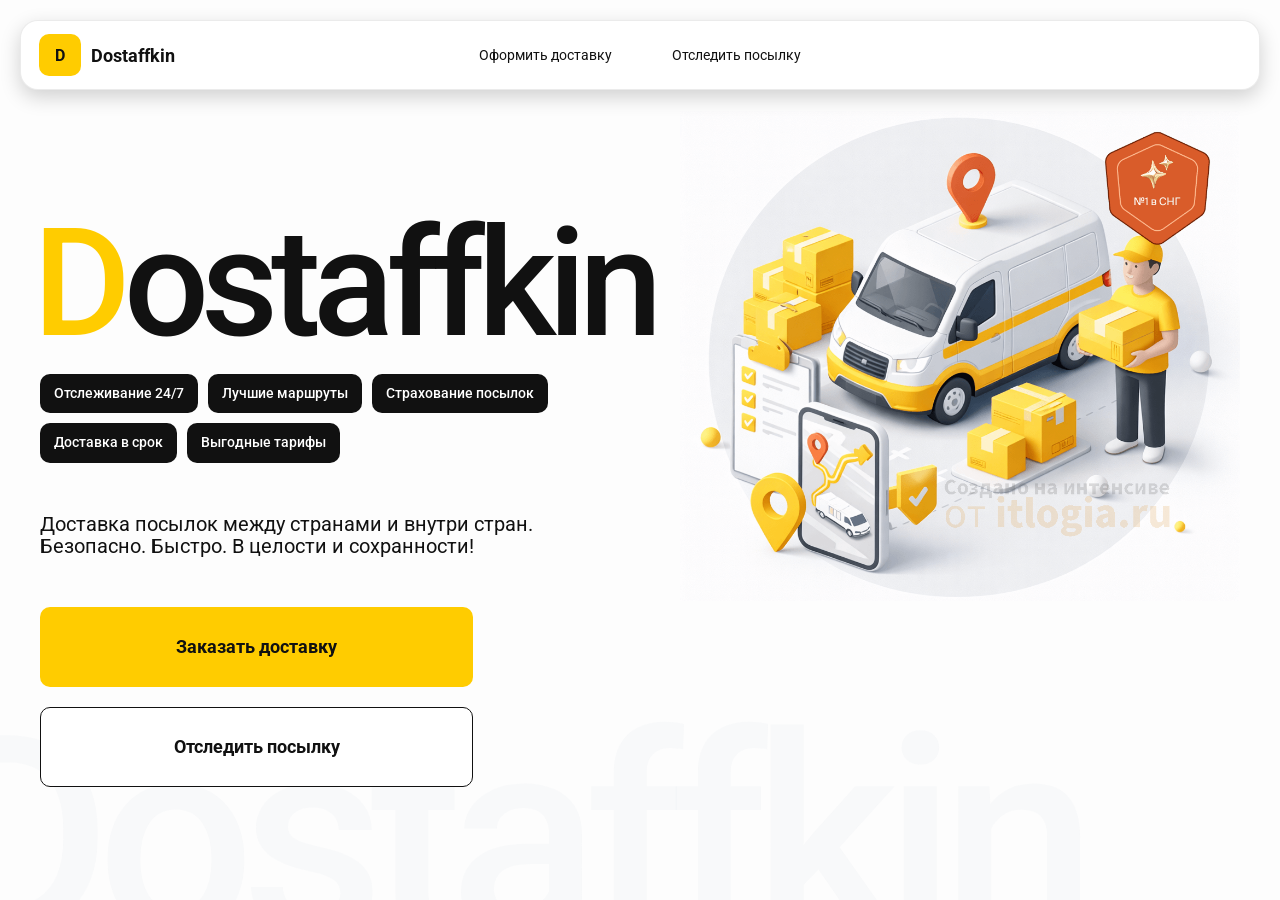
<file: index.html>
<!DOCTYPE html>
<html lang="ru">
<head>
    <meta charset="UTF-8">
    <meta name="viewport" content="width=device-width, initial-scale=1.0">
    <title>Dostaffkin — Доставка посылок между странами и внутри стран. Безопасно. Быстро. В целости и сохранности!</title>
    <link rel="stylesheet" href="styles/base.css"/>
   <link rel="stylesheet" href="styles/base_adaptive.css"/>
   <link rel="stylesheet" href="styles/index.css"/>
  <link rel="stylesheet" href="styles/index_adaptive.css"/>
</head>
<body>
 <div class="container">
     <header class="header">
      <a class="header-brand" href="#">
    <div class="header-logo">D</div>
    <div class="header-title">Dostaffkin</div>
    </a>  
    <nav class="header-menu">
    <a class="header-link" href="./order.html">Оформить <span>доставку</span></a>
    <a class="header-link" href="./track.html">Отследить <span>посылку</span></a>
    </nav>
    </header>
    <main class="main">
    <section class="main-info">
    <div class="main-title">
    <span>D</span>ostaffkin
    </div>
    <div class="main-features">
    <div class="main-feature">Отслеживание 24/7</div>
    <div class="main-feature">Лучшие маршруты</div>
    <div class="main-feature">Страхование посылок</div>
    <div class="main-feature">Доставка в срок</div>
    <div class="main-feature">Выгодные тарифы</div>
    </div>
    <div class="main-description">
    Доставка посылок между странами и внутри стран.
    Безопасно. Быстро. В целости и сохранности!
    </div>
    <div class="main-actions">
    <a class="button" type="button" href="./order.html">Заказать доставку</a>
    <a class="button button-white" type="button" href="./track.html">Отследить посылку</a>
    </div>
    </section>
    <div class="main-title-ghost">Dostaffkin</div>
    <section class="main-image">
    <img src="images/main-image.png" alt="Main image"/>
     </section>
    </main>
 </div>   
</body>
</html>
</file>
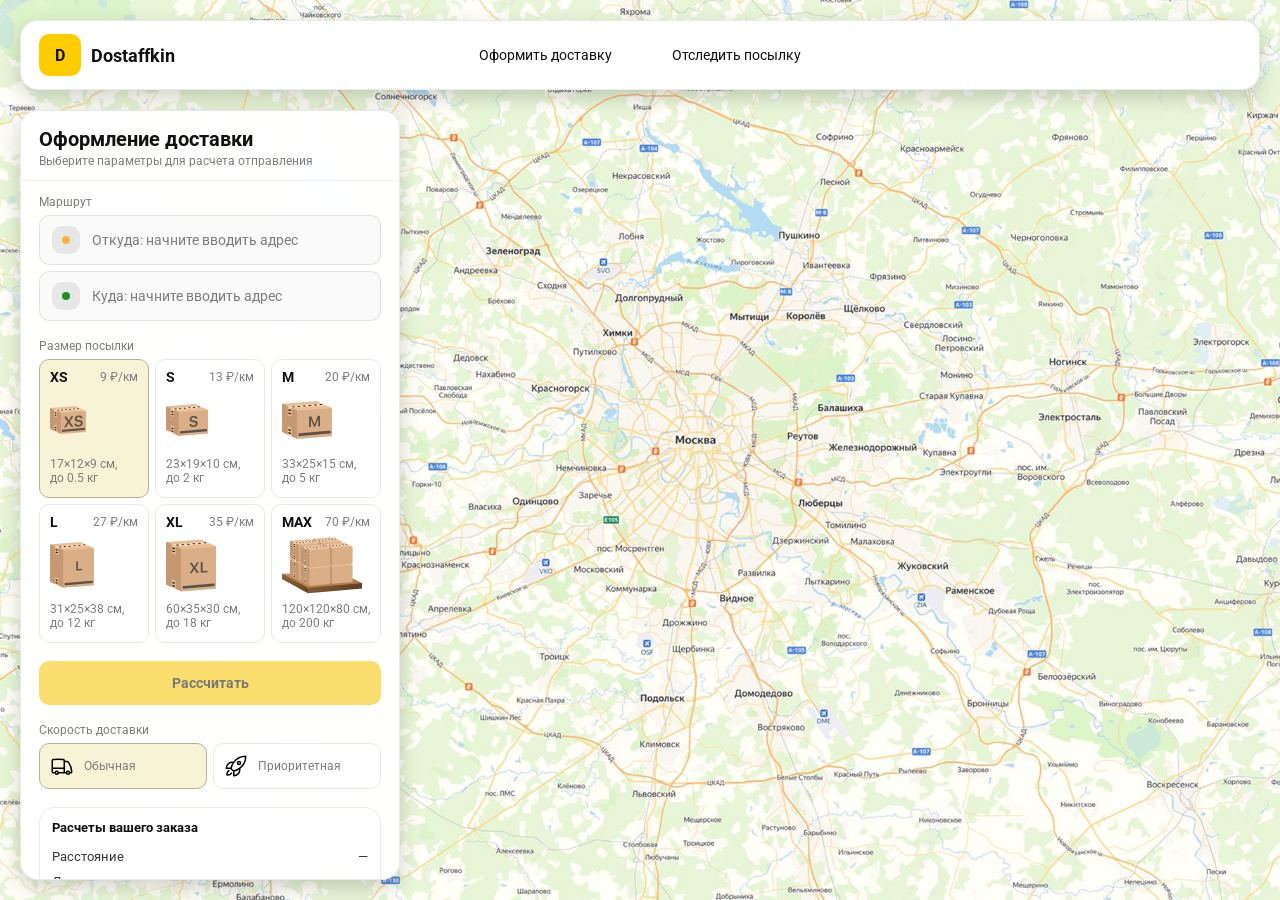
<file: order.html>
<!doctype html>
<html lang="ru">
<head>
    <meta charset="utf-8"/>
    <meta name="viewport" content="width=device-width,initial-scale=1,maximum-scale=1,user-scalable=0"/>
    <title>Оформление доставки</title>
     <link rel="stylesheet" href="styles/base.css"/>
    <link rel="stylesheet" href="styles/base_adaptive.css"/>
    <link rel="stylesheet" href="styles/order.css"/>
    <link rel="stylesheet" href="styles/order_adaptive.css"/>
   </head>
   <body>
   <div id="map"></div>
   <header class="header">
      <a class="header-brand" href="./index.html">
    <div class="header-logo">D</div>
    <div class="header-title">Dostaffkin</div>
    </a>  
    <nav class="header-menu">
    <a class="header-link" href="#">Оформить <span>доставку</span></a>
    <a class="header-link" href="./track.html">Отследить <span>посылку</span></a>
    </nav>
    </header>
    <aside class="main" id="sidebar">
       <div class="main-header">
       <div class="main-title">Оформление доставки</div>
       <div class="main-text">Выберите параметры для расчета отправления</div>
       </div>
       <div class="main-content">
       <div class="main-route">
    <div class="main-block-title">Маршрут</div>
    <div class="main-fields">
        <div class="main-field" id="fromField">
            <div class="main-pin"></div>
            <input id="from" placeholder="Откуда: начните вводить адрес" autocomplete="off"/>
            <div class="main-ac" id="fromAc" role="listbox" aria-label="Подсказки адресов"></div>
        </div>
        <div class="main-field" id="toField">
        <div class="main-pin"></div>
        <input id="to" placeholder="Куда: начните вводить адрес" autocomplete="off"/>
        <div class="main-ac" id="toAc" role="listbox" aria-label="Подсказки адресов"></div>
        </div>
       </div>
       </div>
       <div class="main-package">
    <div class="main-block-title">Размер посылки</div>
       <div class="main-sizes">
        <div class="main-size-card is-active" data-value="xs">
            <div class="main-size-top">
                <div class="main-size-label">XS</div>
                <div class="main-size-rate">9 ₽/км</div>
            </div>
            <div class="main-size-media">
                <img src="images/sizes/xs.png" alt="Короб XS"/>
            </div>
            <div class="main-size-description">17×12×9 см,<br>до 0.5 кг</div>
        </div>
       <div class="main-size-card" data-value="s">
            <div class="main-size-top">
                <div class="main-size-label">S</div>
                <div class="main-size-rate">13 ₽/км</div>
            </div>
            <div class="main-size-media">
                <img src="images/sizes/s.png" alt="Короб S"/>
            </div>
            <div class="main-size-description">23×19×10 см,<br>до 2 кг</div>
        </div>

        <div class="main-size-card" data-value="m">
            <div class="main-size-top">
                <div class="main-size-label">M</div>
                <div class="main-size-rate">20 ₽/км</div>
            </div>
            <div class="main-size-media">
                <img src="images/sizes/m.png" alt="Короб M"/>
            </div>
            <div class="main-size-description">33×25×15 см,<br>до 5 кг</div>
        </div>

        <div class="main-size-card" data-value="l">
            <div class="main-size-top">
                <div class="main-size-label">L</div>
                <div class="main-size-rate">27 ₽/км</div>
            </div>
            <div class="main-size-media">
                <img src="images/sizes/l.png" alt="Короб L"/>
            </div>
            <div class="main-size-description">31×25×38 см,<br>до 12 кг</div>
        </div>

        <div class="main-size-card" data-value="xl">
            <div class="main-size-top">
                <div class="main-size-label">XL</div>
                <div class="main-size-rate">35 ₽/км</div>
            </div>
            <div class="main-size-media">
                <img src="images/sizes/xl.png" alt="Короб XL"/>
            </div>
            <div class="main-size-description">60×35×30 см,<br>до 18 кг</div>
        </div>
       <div class="main-size-card" data-value="max">
            <div class="main-size-top">
                <div class="main-size-label">MAX</div>
                <div class="main-size-rate">70 ₽/км</div>
            </div>
            <div class="main-size-media main-size-media-palleta">
                <img src="images/sizes/max.png" alt="Паллета"/>
            </div>
            <div class="main-size-description">120×120×80 см,<br>до 200 кг</div>
        </div>
      </div>
      </div>
     <div class="main-calculate-block">
    <button id="calc" class="button calculate-button" type="button" disabled>Рассчитать</button>
    </div>
    <div class="main-speed">
    <div class="main-block-title">Скорость доставки</div>

    <div class="main-speeds">
        <div class="main-speed-card is-active" data-value="regular">
            <img class="main-speed-media" src="images/icons/regular.svg" alt="Regular"/>
            <div class="main-speed-description">Обычная</div>
        </div>
        <div class="main-speed-card" data-value="fast">
            <img class="main-speed-media" src="images/icons/fast.svg" alt="Fast"/>
            <div class="main-speed-description">Приоритетная</div>
        </div>

    </div>
</div>
    <div class="main-result" id="result">
    <div class="main-result-title">Расчеты вашего заказа</div>
    <div class="main-result-lines">
        <div class="main-result-line"><span>Расстояние</span><span id="distanceValue">—</span></div>
        <div class="main-result-line"><span>Доставим через</span><span id="durationValue">—</span></div>
        <div class="main-result-line"><span>Тариф</span><span id="rateValue">—</span></div>
    </div>
    <div class="main-price">
        <div class="main-price-label">Итого</div>
        <div class="main-price-value" id="totalValue">—</div>
    </div>
    </div>
    <div class="main-order-box">
    <div class="main-order-form" id="orderForm">
        <div class="main-order-title">Оформление доставки</div>
        <div class="main-block-info-row">
            <div class="main-block-title">Контакты</div>
            <div class="order-fields">
                <div class="main-field">
                    <input id="customerName" placeholder="Ваше имя" autocomplete="off"/>
                </div>
                <div class="main-field">
                    <input id="customerPhone" placeholder="Ваш телефон" autocomplete="off" inputmode="tel"/>
                </div>
            </div>
        </div>
        <div class="main-block-info-row extra-info">
            <div class="main-block-title">Дополнительная информация</div>
            <div class="main-field textarea">
                <textarea id="comment" placeholder="Детали доставки и комментарии"></textarea>
            </div>
        </div>
        <button id="submit" class="button main-submit-request" type="button" disabled>Отправить
         заявку
        </button>
    </div>

    <div class="main-order-success" id="orderSuccess">
        <div class="main-success-icon">✓</div>
        <div class="main-success-title">Заявка отправлена!</div>
        <div class="main-success-title">Номер отправления – <span id="orderId"></span></div>
        <div class="main-success-subtitle">Мы скоро свяжемся с вами</div>
    </div>
    </div>
    </div>
    
    </aside>
   </body>
   </html>
</file>
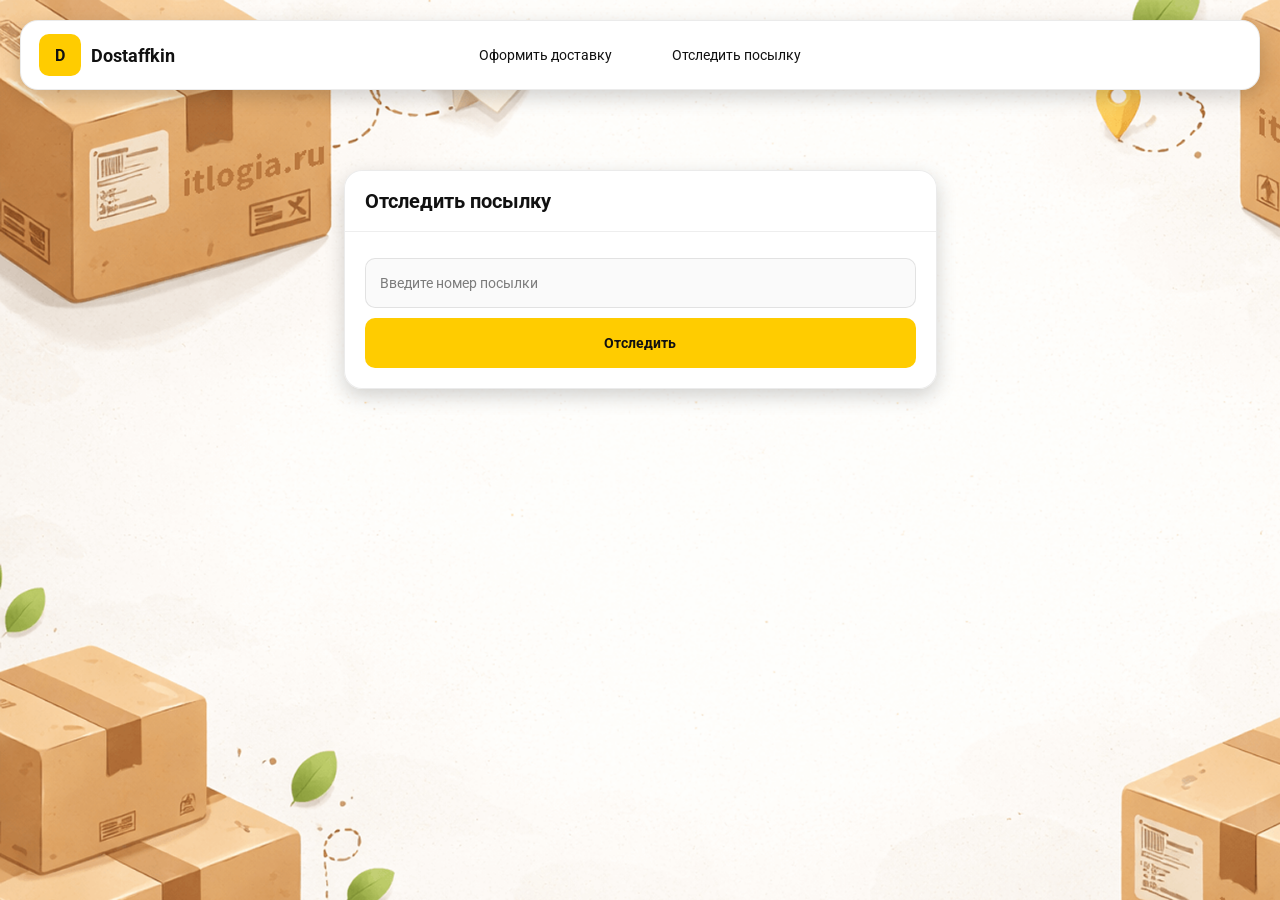
<file: track.html>
<!doctype html>
<html lang="ru">
<head>
    <meta charset="utf-8"/>
    <meta name="viewport" content="width=device-width,initial-scale=1,maximum-scale=1,user-scalable=0"/>
    <title>Отследить посылку</title>
    <link rel="stylesheet" href="styles/base.css"/>
    <link rel="stylesheet" href="styles/base_adaptive.css"/>

    <link rel="stylesheet" href="styles/track.css"/>
    <link rel="stylesheet" href="styles/track_adaptive.css"/>
</head>
<body>
<div class="container">
<header class="header">
      <a class="header-brand" href="./index.html">
    <div class="header-logo">D</div>
    <div class="header-title">Dostaffkin</div>
    </a>  
    <nav class="header-menu">
    <a class="header-link" href="./order.html">Оформить <span>доставку</span></a>
    <a class="header-link" href="#">Отследить <span>посылку</span></a>
    </nav>
    </header>
    <main class="track-content">
        <section class="track-card track-search">
    <div class="track-title">Отследить посылку</div>
    <div class="track-action">
        <div class="main-field track-field">
            <input id="trackNumber" placeholder="Введите номер посылки" autocomplete="off"/>
        </div>
        <button id="trackButton" class="button track-button" type="button">Отследить</button>
    </div>
     </section>
     <section class="track-card track-result" id="trackResult">
    <div class="track-result-header">
        <div class="track-id" id="trackIdValue"></div>
        <div class="track-routes">
            <div class="track-route">
                <div class="track-route-pin">
                    <svg xmlns="http://www.w3.org/2000/svg" fill="none" viewBox="0 0 24 24" stroke-width="1.5"
                         stroke="orange" class="size-6">
                        <path stroke-linecap="round" stroke-linejoin="round"
                              d="M15 10.5a3 3 0 1 1-6 0 3 3 0 0 1 6 0Z"/>
                        <path stroke-linecap="round" stroke-linejoin="round"
                              d="M19.5 10.5c0 7.142-7.5 11.25-7.5 11.25S4.5 17.642 4.5 10.5a7.5 7.5 0 1 1 15 0Z"/>
                    </svg>
                </div>
                <div class="track-route-address" id="trackFromValue">
                    Откуда: Москва, улица Арбат, 1
                </div>
            </div>
            <div class="track-route track-route-arrow">
                <svg xmlns="http://www.w3.org/2000/svg" fill="none" viewBox="0 0 24 24" stroke-width="1.5"
                     stroke="currentColor" class="size-6">
                    <path stroke-linecap="round" stroke-linejoin="round"
                          d="M19.5 13.5 12 21m0 0-7.5-7.5M12 21V3"/>
                </svg>
            </div>
            <div class="track-route">
                <div class="track-route-pin">
                    <svg xmlns="http://www.w3.org/2000/svg" fill="none" viewBox="0 0 24 24" stroke-width="1.5"
                         stroke="green" class="size-6">
                        <path stroke-linecap="round" stroke-linejoin="round"
                              d="M15 10.5a3 3 0 1 1-6 0 3 3 0 0 1 6 0Z"/>
                        <path stroke-linecap="round" stroke-linejoin="round"
                              d="M19.5 10.5c0 7.142-7.5 11.25-7.5 11.25S4.5 17.642 4.5 10.5a7.5 7.5 0 1 1 15 0Z"/>
                    </svg>
                </div>
                <div class="track-route-address" id="trackToValue">
                    Куда: Минск, проспект Независимости, 58
                </div>
            </div>
        </div>
    </div>
    <div class="track-info">
        <div class="track-status-title">Статус данной посылки:</div>
        <div class="track-status-list" id="trackStatusList">


            <div class="track-status created">
                <img src="images/icons/created.svg" class="track-status-icon" alt="Created">
                <div class="track-status-text">
                    <div class="track-status-text-state">Создан</div>
                    <div class="track-status-text-date">10.01.2026</div>
                </div>
            </div>

            <div class="track-status in-way">
                <img src="images/icons/in-way.svg" class="track-status-icon" alt="In way">
                <div class="track-status-text">
                    <div class="track-status-text-state">В пути: Москва</div>
                    <div class="track-status-text-date">18.01.2026</div>
                </div>
            </div>

            <div class="track-status ready">
                <img src="images/icons/ready.svg" class="track-status-icon" alt="Ready">
                <div class="track-status-text">
                    <div class="track-status-text-state">Готов к выдаче</div>
                    <div class="track-status-text-date">25.01.2026</div>
                </div>
            </div>

            <div class="track-status done">
                <img src="images/icons/done.svg" class="track-status-icon" alt="Done">
                <div class="track-status-text">
                    <div class="track-status-text-state">Вручен</div>
                    <div class="track-status-text-date">27.01.2026</div>
                </div>
            </div>

        </div>
    </div>
    </section>
    </main>
</div>
</body>
</html>
</file>
<file: styles/base.css>
*, *::before, *::after {
    box-sizing: border-box;
}

@font-face {
    font-family: "Roboto";
    src: url("../fonts/Roboto-Regular.ttf");
    font-weight: normal;
}

@font-face {
    font-family: "Roboto";
    src: url("../fonts/Roboto-Bold.ttf");
    font-weight: bold;
}

@font-face {
    font-family: "Roboto";
    src: url("../fonts/Roboto-Medium.ttf");
    font-weight: 500;
}


html, body {
    margin: 0;
    color: #111111;
    font-family: "Roboto", sans-serif;
}

body {
    background: #FDFDFD;
}

.header {
    border-radius: 18px;
    box-shadow: 0 7px 20px 0 #0000002E;
    backdrop-filter: blur(10px);
    background: #ffffff;
    left: 20px;
    border: 1px solid rgba(0, 0, 0, 0.08);
    position: fixed;
    right: 20px;
    top: 20px;
    padding: 14px 18px;
    height: 70px;
    display: flex;
    align-items: center;
    z-index: 6;
}

.header-brand {
    display: flex;
    align-items: center;
    text-decoration: none;
    gap: 10px;
}

.header-logo {
    width: 42px;
    height: 42px;
    border-radius: 10px;
    background: #FFCC00;
    display: grid;
    place-items: center;
    font-weight: bold;
    color: #111;
}

.header-title {
    font-size: 18px;
    font-weight: bold;
    color: #111111;
    text-decoration: none;
}

.header-menu {
    display: flex;
    align-items: center;
    gap: 60px;
    margin: 0;
    position: absolute;
    left: 50%;
    transform: translateX(-50%);
}

.header-link {
    font-size: 14px;
    color: #111111;
    text-decoration: none;
}

.button {
    border: 0;
    outline: none;
    height: 44px;
    border-radius: 10px;
    font-size: 14px;
    font-weight: bold;
    cursor: pointer;
    font-family: inherit;
    transition: transform .08s ease, opacity .12s ease;
    background: #ffcc00;
    color: #111111;
    text-align: center;
    text-decoration: none;
}

.button:hover {
    background-color: #E5BC19;
}

.button:disabled {
    cursor: not-allowed;
    background-color: #FADE6E;
    color: #787878;
    transform: none;
}

.button.button-white {
    background: #ffffff;
    border: 1px solid #111111;
}

.button.button-white:hover {
    background: rgb(241 241 241);
}

.main-field {
    display: flex;
    align-items: center;
    margin-top: 6px;
    gap: 10px;
    border: 1px solid #1111111A;
    background: #FAFAFA;
    border-radius: 10px;
    padding: 10px 12px;
    position: relative;
    box-sizing: border-box;
    height: 50px;
}

.main-field.textarea {
    height: auto;
}

.main-pin {
    width: 28px;
    height: 28px;
    border-radius: 10px;
    background: rgba(17, 17, 17, 0.08);
    display: grid;
    place-items: center;
    flex: 0 0 auto;
    position: relative;
}

.main-pin::before {
    content: "";
    width: 8px;
    height: 8px;
    border-radius: 999px;
    background: orange;
    opacity: .75;
    display: block;
}

.main-field:last-child .main-pin::before {
    background: green;
    opacity: .85;
}

input, textarea {
    width: 100%;
    border: 0;
    outline: none;
    background: transparent;
    font-size: 14px;
    color: #111111;
    font-family: inherit;
}

textarea {
    resize: vertical;
    min-height: 72px;
    padding: 2px 0;
}

input::placeholder, textarea::placeholder {
    color: #7C7C7C;
}

.main-field:focus-within {
    border-color: rgba(0, 0, 0, 0.20);
    box-shadow: 0 0 0 4px rgba(255, 204, 0, 0.35);
    background: rgba(255, 255, 255, 0.75);
}
</file>
<file: styles/base_adaptive.css>
@media (max-width: 767px) {
    .header {
        left: 10px;
        right: 10px;
        top: 10px;
    }

    .header-link span {
        display: none;
    }

    .header-menu {
        gap: 20px;
        justify-content: flex-start;
        margin: 0 0 0 30px;
        position: static;
        transform: none;
    }
}

@media (max-width: 420px) {
    .header-title {
        display: none;
    }
}

@media (max-width: 374px) {
    .header-menu {
        gap: 10px;
        margin: 0 0 0 10px;
    }
}
</file>
<file: styles/index.css>
.container {
    overflow: hidden;
    min-height: 100vh;
}

.main {
    padding: 111px 40px 40px;
    position: relative;
    display: flex;
}

.main-info {
    max-width: 840px;
    width: 100%;
    position: relative;
}

.main-title {
    margin-top: 98px;
    font-weight: 500;
    font-size: 200px;
    line-height: 1;
    letter-spacing: -0.05em;
    color: #111111;
    left: -15px;
    position: relative;
}

.main-title span {
    color: #ffcc00;
}


.main-features {
    margin-top: 15px;
    display: flex;
    flex-wrap: wrap;
    gap: 10px;
}

.main-feature {
    background: #111111;
    color: #ffffff;
    padding: 12px 14px;
    font-weight: 500;
    font-size: 14px;
    line-height: 1.1;
    border-radius: 10px;
}

.main-description {
    margin-top: 50px;
    max-width: 500px;
    font-size: 20px;
    line-height: 1.1;
    color: #111111;
}
.main-actions {
    margin-top: 50px;
    display: flex;
    flex-direction: column;
    gap: 20px;
}

.main-actions .button {
    height: 80px;
    width: 433px;
    font-size: 18px;
    font-weight: bold;
    place-items: center;
    display: grid;
}

.main-title-ghost {
    position: absolute;
    z-index: -1;
    left: -70px;
    bottom: -150px;
    font-weight: 500;
    font-size: 278px;
    line-height: 1;
    letter-spacing: -0.05em;
    color: #ECEDF04D;
}

.main-image {
    width: 1024px;
    top: 100px;
    z-index: -2;
}

.main-image img {
    width: 100%;
    max-width: 1024px;
    height: auto;
    display: block;
}
</file>
<file: styles/index_adaptive.css>
@media (max-width: 1760px) {
    .main-title {
        font-size: 150px;
        left: -7px;
    }

    .main-info {
        max-width: 640px;
    }
}
@media (max-width: 1200px) {
    .main-info {
        max-width: 540px;
    }

    .main {
        padding: 111px 20px 20px;
    }

    .main-title {
        font-size: 120px;
        left: -4px;
    }

    .main-title-ghost {
        font-size: 220px;
    }
}

@media (max-width: 1024px) {
    .main-title {
        margin-top: 30px;
    }

    .main {
        flex-direction: column-reverse;
    }

    .main-image {
        max-width: 350px;
        position: absolute;
        left: 370px;
        top: 370px;
    }

    .main-info {
        max-width: 100%;
    }

    .main-actions {
        gap: 10px;
    }

    .main-actions .button {
        height: 50px;
        font-size: 14px;
        width: auto;
        max-width: 300px;
    }

    .main-description {
        max-width: 350px;
    }
}

@media (max-width: 570px) {
    .main-title {
        font-size: 88px;
    }

    .main-description {
        max-width: 100%
    }

    .main-actions {
       width: 100%;
    }

    .main-actions .button {
        width: 100%;
        max-width: 100%
    }

    .main-image {
        max-width: 650px;
        position: absolute;
        left: 170px;
        top: 70px;
        opacity: 0.2;
    }
}

@media (max-width: 400px) {
    .main-title {
        font-size: 70px;
    }
}
</file>
<file: styles/order.css>
#map {
    background-image: url("../images/order-bg.png");
    background-size: cover;
    position: fixed;
    inset: 0;
}

.main {
    border-radius: 18px;
    box-shadow: 0 7px 20px 0 #0000002E;
    backdrop-filter: blur(10px);
    background: rgba(255, 255, 255, 0.96);
    left: 20px;
    border: 1px solid rgba(0, 0, 0, 0.08);
    position: fixed;
    top: 110px;
    bottom: 20px;
    width: 380px;
    display: flex;
    flex-direction: column;
    overflow: hidden;
    z-index: 5;
}

.main-header {
    padding: 18px 18px 12px 18px;
    border-bottom: 1px solid rgba(0, 0, 0, 0.06);
    display: flex;
    flex-direction: column;
}

.main-title {
    font-size: 20px;
    line-height: 100%;
    font-weight: bold;
}

.main-text {
    font-size: 12px;
    margin-top: 5px;
    color: #7C7C7C;
}
.main-content {
    padding: 14px 18px 18px 18px;
    overflow: auto;
    scrollbar-width: none;
    display: flex;
    flex-direction: column;
    gap: 18px;
    flex: 1;
}
.main-block-title {
    font-size: 12px;
    color: #7C7C7C;
}

.main-route .main-block-title,
.main-package .main-block-title {
    margin-bottom: 6px;
}
.main-sizes {
    display: grid;
    gap: 6px;
    grid-template-columns: repeat(3, 1fr);
}

.main-size-card {
    border: 1px solid #E8E8E7;
    background: #FFFFFF;
    border-radius: 10px;
    padding: 10px;
    cursor: pointer;
    user-select: none;
    transition: transform .08s ease, border-color .12s ease, background .12s ease;
    min-height: 139px;
}

.main-size-card:hover {
    transform: translateY(-1px);
}

.main-size-card.is-active {
    background-color: #F8F2D6;
    border-color: #B7B196;
}

.main-size-top {
    display: flex;
    align-items: center;
    justify-content: space-between;
}

.main-size-label {
    font-weight: bold;
    font-size: 14px;
    color: #111111;
    line-height: 100%;
}

.main-size-rate {
    font-size: 12px;
    color: #7C7C7C;
    line-height: 100%;
}

.main-size-media {
    margin-top: 8px;
    height: 57px;
}

.main-size-description {
    margin-top: 8px;
    font-size: 12px;
    color: #7C7C7C;
    line-height: 1.2;
}
.calculate-button {
    width: 100%;
}

.main-result {
    border: 1px solid rgba(0, 0, 0, 0.08);
    background: rgba(255, 255, 255, 0.75);
    border-radius: 16px;
    padding: 12px;
    line-height: 1.25;
}

.main-result-title {
    font-weight: bold;
    font-size: 13px;
    color: #111111;
    margin-bottom: 13px;
}

.main-result-lines {
    gap: 8px;
    display: flex;
    flex-direction: column;
}

.main-result-line {
    font-size: 13px;
    color: rgba(17, 17, 17, 0.85);
    display: flex;
    justify-content: space-between;
}

.main-price {
    margin-top: 18px;
    padding-top: 10px;
    border-top: 1px dashed rgba(0, 0, 0, 0.12);
    display: flex;
    align-items: baseline;
    justify-content: space-between;
}

.main-price-label {
    font-size: 12px;
    color: rgba(17, 17, 17, 0.55);
}

.main-price-value {
    font-size: 20px;
    font-weight: bold;
    color: #111111;
    letter-spacing: -0.3px;
}
.main-order-box {
    background: #ffffff;
    border: 1px solid #E8E8E7;
    border-radius: 10px;
    padding: 12px;
}

.main-order-title {
    margin-bottom: 8px;
    font-weight: bold;
    font-size: 14px;
    color: #111111;
}

.main-block-info {
    display: flex;
    flex-direction: column;
    gap: 6px;
}

.order-fields {
    display: grid;
    grid-template-columns: 1fr 1fr;
    column-gap: 10px;
    margin-top: 6px;
}

.main-block-info-row.extra-info {
    display: block;
    margin-top: 13px;
}

.main-submit-request {
    width: 100%;
    margin-top: 6px;
}

.main-order-success {
    display: none;
    text-align: center;
    padding: 22px 12px;
    gap: 12px;
}

.main-order-success.is-visible {
    display: flex;
    flex-direction: column;
    align-items: center;
}

.main-success-icon {
    width: 56px;
    height: 56px;
    border-radius: 50%;
    background: #16a34a;
    color: #ffffff;
    display: grid;
    place-items: center;
    font-size: 30px;
}

.main-success-title {
    font-size: 14px;
    font-weight: bold;
    color: #111111;
}

.main-success-subtitle {
    font-size: 12px;
    color: rgba(17, 17, 17, 0.55);
    line-height: 1.3;
}
.main-speed .main-block-title {
    margin-bottom: 6px;
}

.main-speeds {
    display: grid;
    gap: 6px;
    grid-template-columns: repeat(2, 1fr);
}

.main-speed-card {
    border: 1px solid #E8E8E7;
    background: #FFFFFF;
    border-radius: 10px;
    padding: 10px;
    cursor: pointer;
    user-select: none;
    transition: transform .08s ease, border-color .12s ease, background .12s ease;
    display: flex;
    align-items: center;
    gap: 10px;
}

.main-speed-card:hover {
    transform: translateY(-1px);
}

.main-speed-card.is-active {
    background-color: #F8F2D6;
    border-color: #B7B196;
}

.main-speed-description {
    font-size: 12px;
    color: #7C7C7C;
    line-height: 1.2;
}
</file>
<file: styles/order_adaptive.css>
@media (max-width: 767px) {
    .main {
        left: 10px;
        right: 10px;
        top: 50%;
        bottom: 12px;
        width: auto;
        max-width: none;
    }
}

@media (max-width: 420px) {
    .main-sizes {
        grid-template-columns: repeat(2, 1fr);
    }
}
</file>
<file: styles/track.css>
.container {
    background: #F4F4F4 url("../images/track-bg.png");
    background-size: cover;
    min-height: 100vh;
    padding: 170px 0 50px 0;
}
.track-content {
    width: 593px;
    margin: 0 auto;
}
.track-card {
    width: 100%;
    border-radius: 18px;
    box-shadow: 0 7px 20px 0 #0000002E;
    backdrop-filter: blur(10px);
    background: rgba(255, 255, 255, 0.96);
    border: 1px solid rgba(0, 0, 0, 0.08);
}

.track-title {
    font-size: 20px;
    line-height: 100%;
    font-weight: bold;
    border-bottom: 1px solid #EEEEEE;
    padding: 20px;
}

.track-action {
    padding: 20px;
}

.track-button {
    width: 100%;
    height: 50px;
}

.track-field {
    margin-bottom: 10px;
}
.track-result {
    margin-top: 5px;
    display: none;
}

.track-result.is-visible {
    display: block;
}

.track-result-header {
    font-weight: bold;
    font-size: 14px;
    color: #111111;
    padding: 20px;
    border-bottom: 1px solid #EEEEEE;
}

.track-id {
    margin-bottom: 12px;
    font-size: 20px;
}

.track-routes {
    display: flex;
    flex-direction: column;
    gap: 10px;
    font-weight: normal;
}

.track-route {
    display: flex;
    align-items: center;
    gap: 10px;
}

.track-route-pin {
    width: 24px;
    height: 24px;
    flex-shrink: 0;
}

.track-route-arrow {
    padding: 15px 0;
    width: 24px;
    height: 24px;
}

.track-info {
    padding: 20px;
}

.track-status {
    display: flex;
    align-items: center;
    font-size: 12px;
    gap: 10px;
}

.track-status-title {
    font-size: 14px;
    color: #111111;
    margin-bottom: 20px;
}

.track-status-list {
    display: flex;
    flex-direction: column;
    gap: 15px;
}

.track-status-icon {
    width: 40px;
    height: 40px;
    border-radius: 50%;
    background: rgba(17, 17, 17, 0.08);
    display: grid;
    place-items: center;
    flex: 0 0 auto;
}

.track-status.created .track-status-icon {
    background-color: #F1CB00;
}

.track-status.in-way .track-status-icon {
    background-color: #F08A11;
}

.track-status.ready .track-status-icon {
    background-color: #A35D0A;
}

.track-status.done .track-status-icon {
    background-color: #37C93B;
}

.track-status-text {
    display: flex;
    align-items: center;
    justify-content: space-between;
    color: #111111;
    font-size: 12px;
    flex: 1;
}

.track-status-date {
    color: rgba(17, 17, 17, 0.55);
}
</file>
<file: styles/track_adaptive.css>
@media (max-width: 767px) {
    .container {
        padding: 130px 0 50px 0;
    }

    .track-content {
        width: 100%;
        padding-left: 10px;
        padding-right: 10px;
    }

    .track-result-header {
        padding: 20px;
    }
}
</file>
